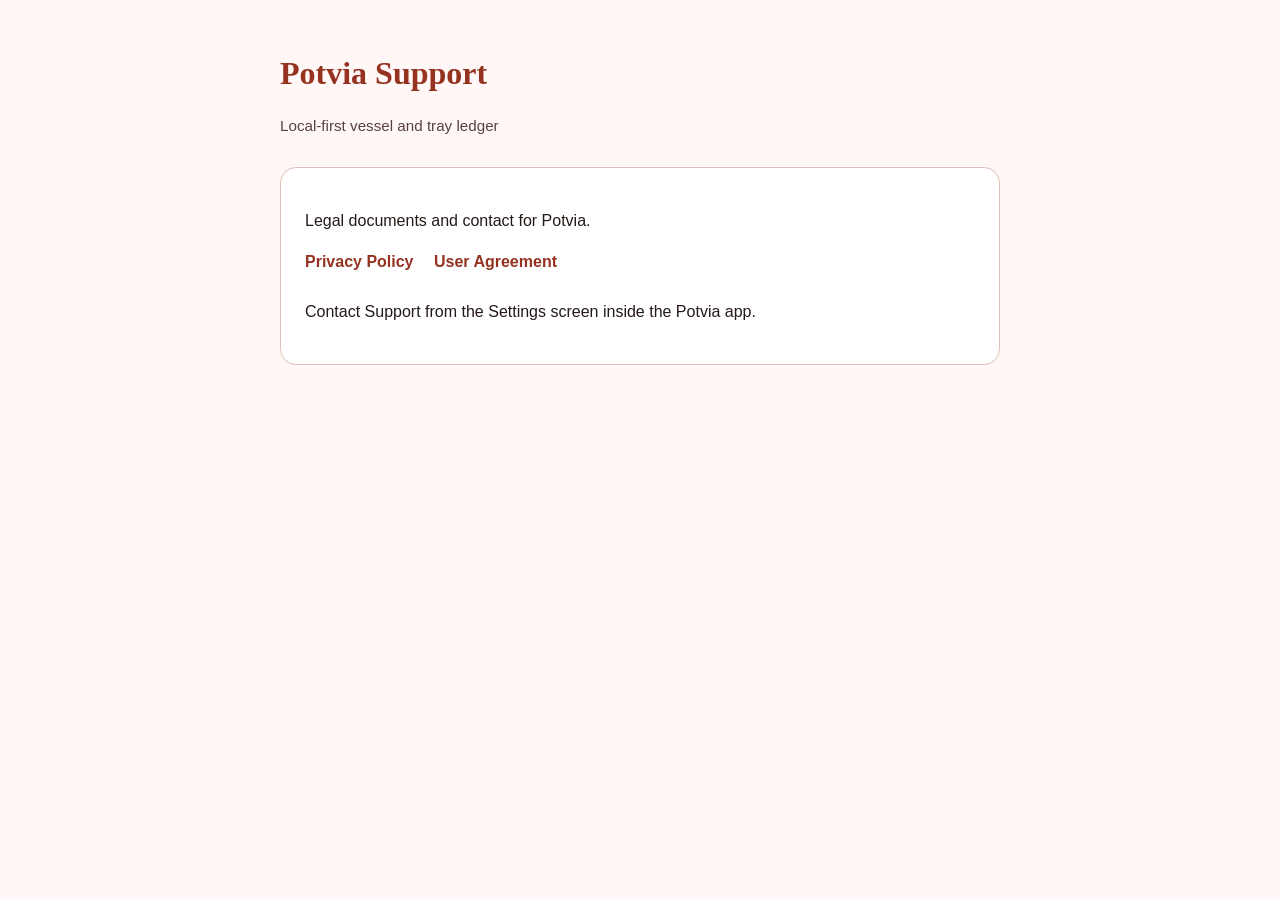
<file: index.html>
<!DOCTYPE html>
<html lang="en">
<head>
  <meta charset="UTF-8">
  <meta name="viewport" content="width=device-width, initial-scale=1">
  <title>Potvia Support</title>
  <link rel="stylesheet" href="legal.css">
</head>
<body>
  <main class="wrap">
    <header>
      <h1>Potvia Support</h1>
      <p class="meta">Local-first vessel and tray ledger</p>
    </header>
    <section class="card">
      <p>Legal documents and contact for Potvia.</p>
      <p class="links">
        <a href="privacy-policy.html">Privacy Policy</a>
        <a href="user-agreement.html">User Agreement</a>
      </p>
      <p>Contact Support from the Settings screen inside the Potvia app.</p>
    </section>
  </main>
</body>
</html>
</file>
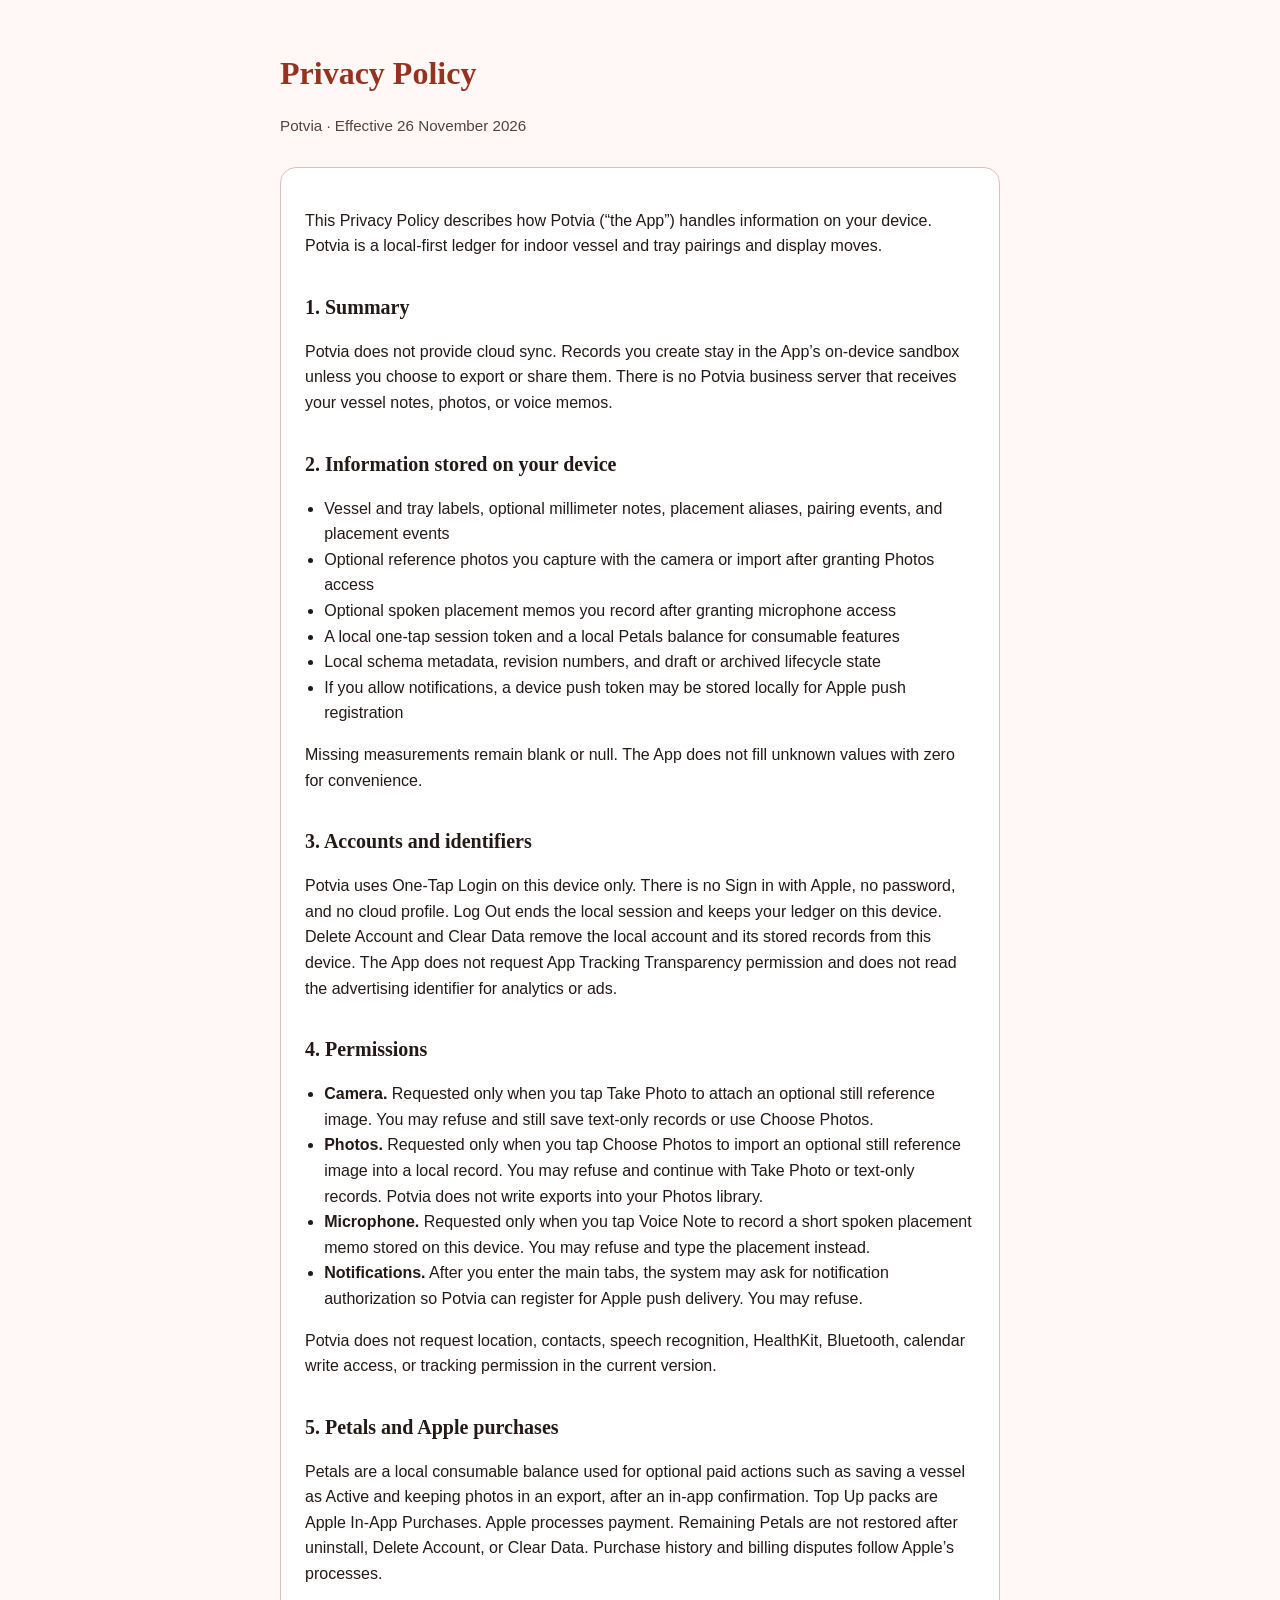
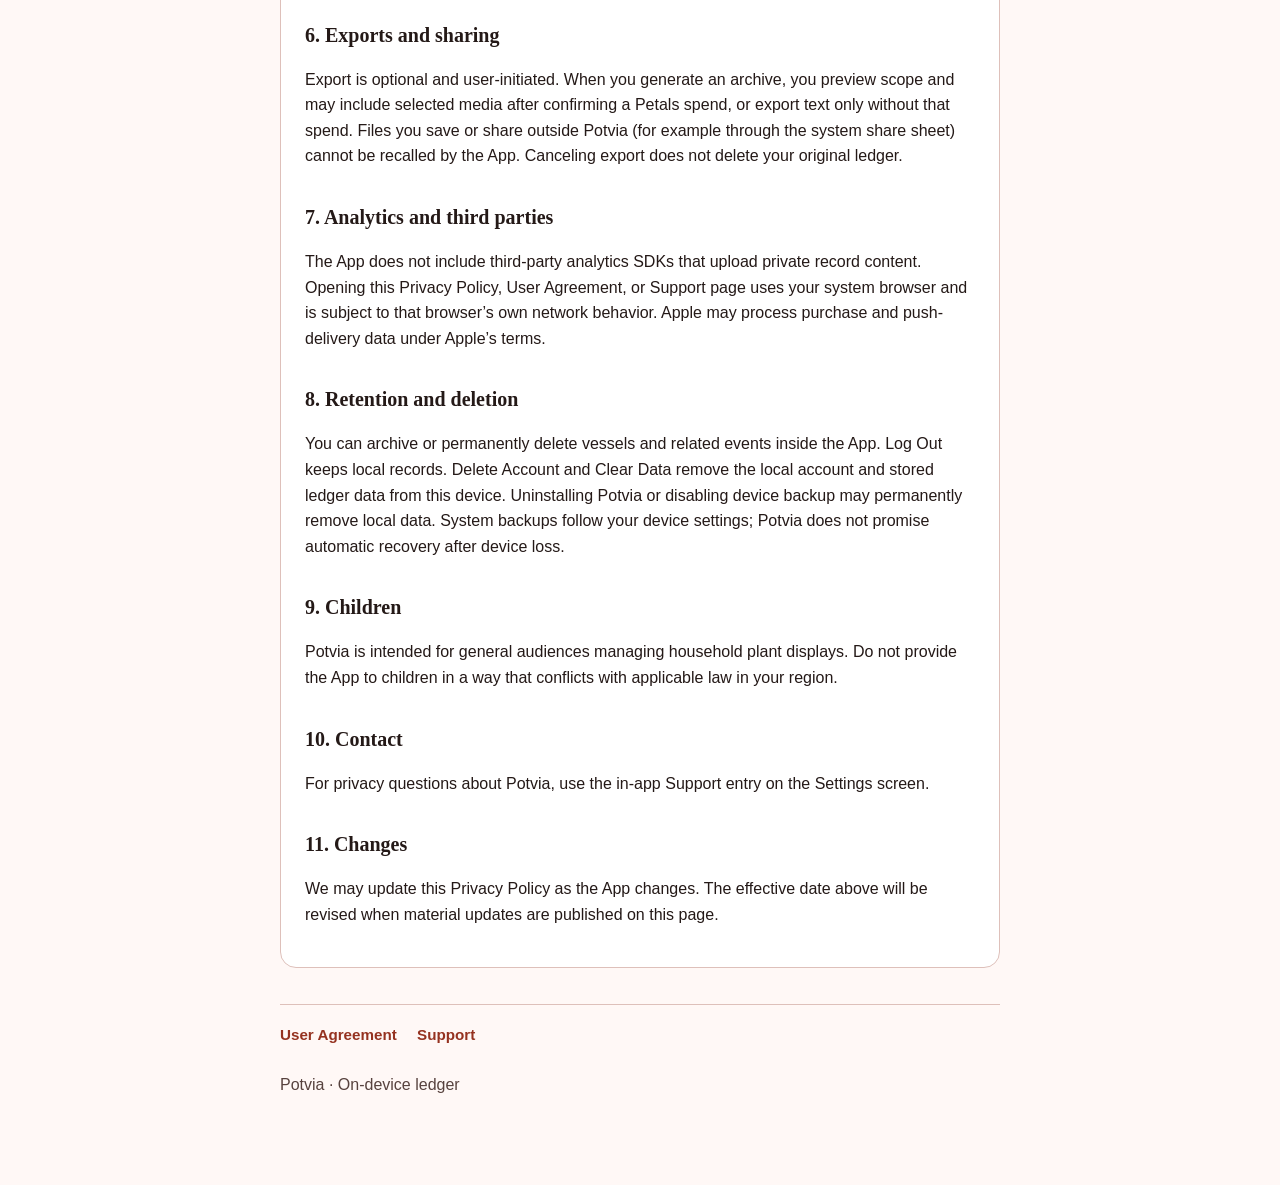
<file: privacy-policy.html>
<!DOCTYPE html>
<html lang="en">
<head>
  <meta charset="UTF-8">
  <meta name="viewport" content="width=device-width, initial-scale=1">
  <title>Privacy Policy — Potvia</title>
  <link rel="stylesheet" href="legal.css">
</head>
<body>
  <main class="wrap">
    <header>
      <h1>Privacy Policy</h1>
      <p class="meta">Potvia · Effective 26 November 2026</p>
    </header>

    <section class="card">
      <p>This Privacy Policy describes how Potvia (“the App”) handles information on your device. Potvia is a local-first ledger for indoor vessel and tray pairings and display moves.</p>

      <h2>1. Summary</h2>
      <p>Potvia does not provide cloud sync. Records you create stay in the App’s on-device sandbox unless you choose to export or share them. There is no Potvia business server that receives your vessel notes, photos, or voice memos.</p>

      <h2>2. Information stored on your device</h2>
      <ul>
        <li>Vessel and tray labels, optional millimeter notes, placement aliases, pairing events, and placement events</li>
        <li>Optional reference photos you capture with the camera or import after granting Photos access</li>
        <li>Optional spoken placement memos you record after granting microphone access</li>
        <li>A local one-tap session token and a local Petals balance for consumable features</li>
        <li>Local schema metadata, revision numbers, and draft or archived lifecycle state</li>
        <li>If you allow notifications, a device push token may be stored locally for Apple push registration</li>
      </ul>
      <p>Missing measurements remain blank or null. The App does not fill unknown values with zero for convenience.</p>

      <h2>3. Accounts and identifiers</h2>
      <p>Potvia uses One-Tap Login on this device only. There is no Sign in with Apple, no password, and no cloud profile. Log Out ends the local session and keeps your ledger on this device. Delete Account and Clear Data remove the local account and its stored records from this device. The App does not request App Tracking Transparency permission and does not read the advertising identifier for analytics or ads.</p>

      <h2>4. Permissions</h2>
      <ul>
        <li><strong>Camera.</strong> Requested only when you tap Take Photo to attach an optional still reference image. You may refuse and still save text-only records or use Choose Photos.</li>
        <li><strong>Photos.</strong> Requested only when you tap Choose Photos to import an optional still reference image into a local record. You may refuse and continue with Take Photo or text-only records. Potvia does not write exports into your Photos library.</li>
        <li><strong>Microphone.</strong> Requested only when you tap Voice Note to record a short spoken placement memo stored on this device. You may refuse and type the placement instead.</li>
        <li><strong>Notifications.</strong> After you enter the main tabs, the system may ask for notification authorization so Potvia can register for Apple push delivery. You may refuse.</li>
      </ul>
      <p>Potvia does not request location, contacts, speech recognition, HealthKit, Bluetooth, calendar write access, or tracking permission in the current version.</p>

      <h2>5. Petals and Apple purchases</h2>
      <p>Petals are a local consumable balance used for optional paid actions such as saving a vessel as Active and keeping photos in an export, after an in-app confirmation. Top Up packs are Apple In-App Purchases. Apple processes payment. Remaining Petals are not restored after uninstall, Delete Account, or Clear Data. Purchase history and billing disputes follow Apple’s processes.</p>

      <h2>6. Exports and sharing</h2>
      <p>Export is optional and user-initiated. When you generate an archive, you preview scope and may include selected media after confirming a Petals spend, or export text only without that spend. Files you save or share outside Potvia (for example through the system share sheet) cannot be recalled by the App. Canceling export does not delete your original ledger.</p>

      <h2>7. Analytics and third parties</h2>
      <p>The App does not include third-party analytics SDKs that upload private record content. Opening this Privacy Policy, User Agreement, or Support page uses your system browser and is subject to that browser’s own network behavior. Apple may process purchase and push-delivery data under Apple’s terms.</p>

      <h2>8. Retention and deletion</h2>
      <p>You can archive or permanently delete vessels and related events inside the App. Log Out keeps local records. Delete Account and Clear Data remove the local account and stored ledger data from this device. Uninstalling Potvia or disabling device backup may permanently remove local data. System backups follow your device settings; Potvia does not promise automatic recovery after device loss.</p>

      <h2>9. Children</h2>
      <p>Potvia is intended for general audiences managing household plant displays. Do not provide the App to children in a way that conflicts with applicable law in your region.</p>

      <h2>10. Contact</h2>
      <p>For privacy questions about Potvia, use the in-app Support entry on the Settings screen.</p>

      <h2>11. Changes</h2>
      <p>We may update this Privacy Policy as the App changes. The effective date above will be revised when material updates are published on this page.</p>
    </section>

    <footer>
      <div class="links">
        <a href="user-agreement.html">User Agreement</a>
        <a href="index.html">Support</a>
      </div>
      <p>Potvia · On-device ledger</p>
    </footer>
  </main>
</body>
</html>
</file>
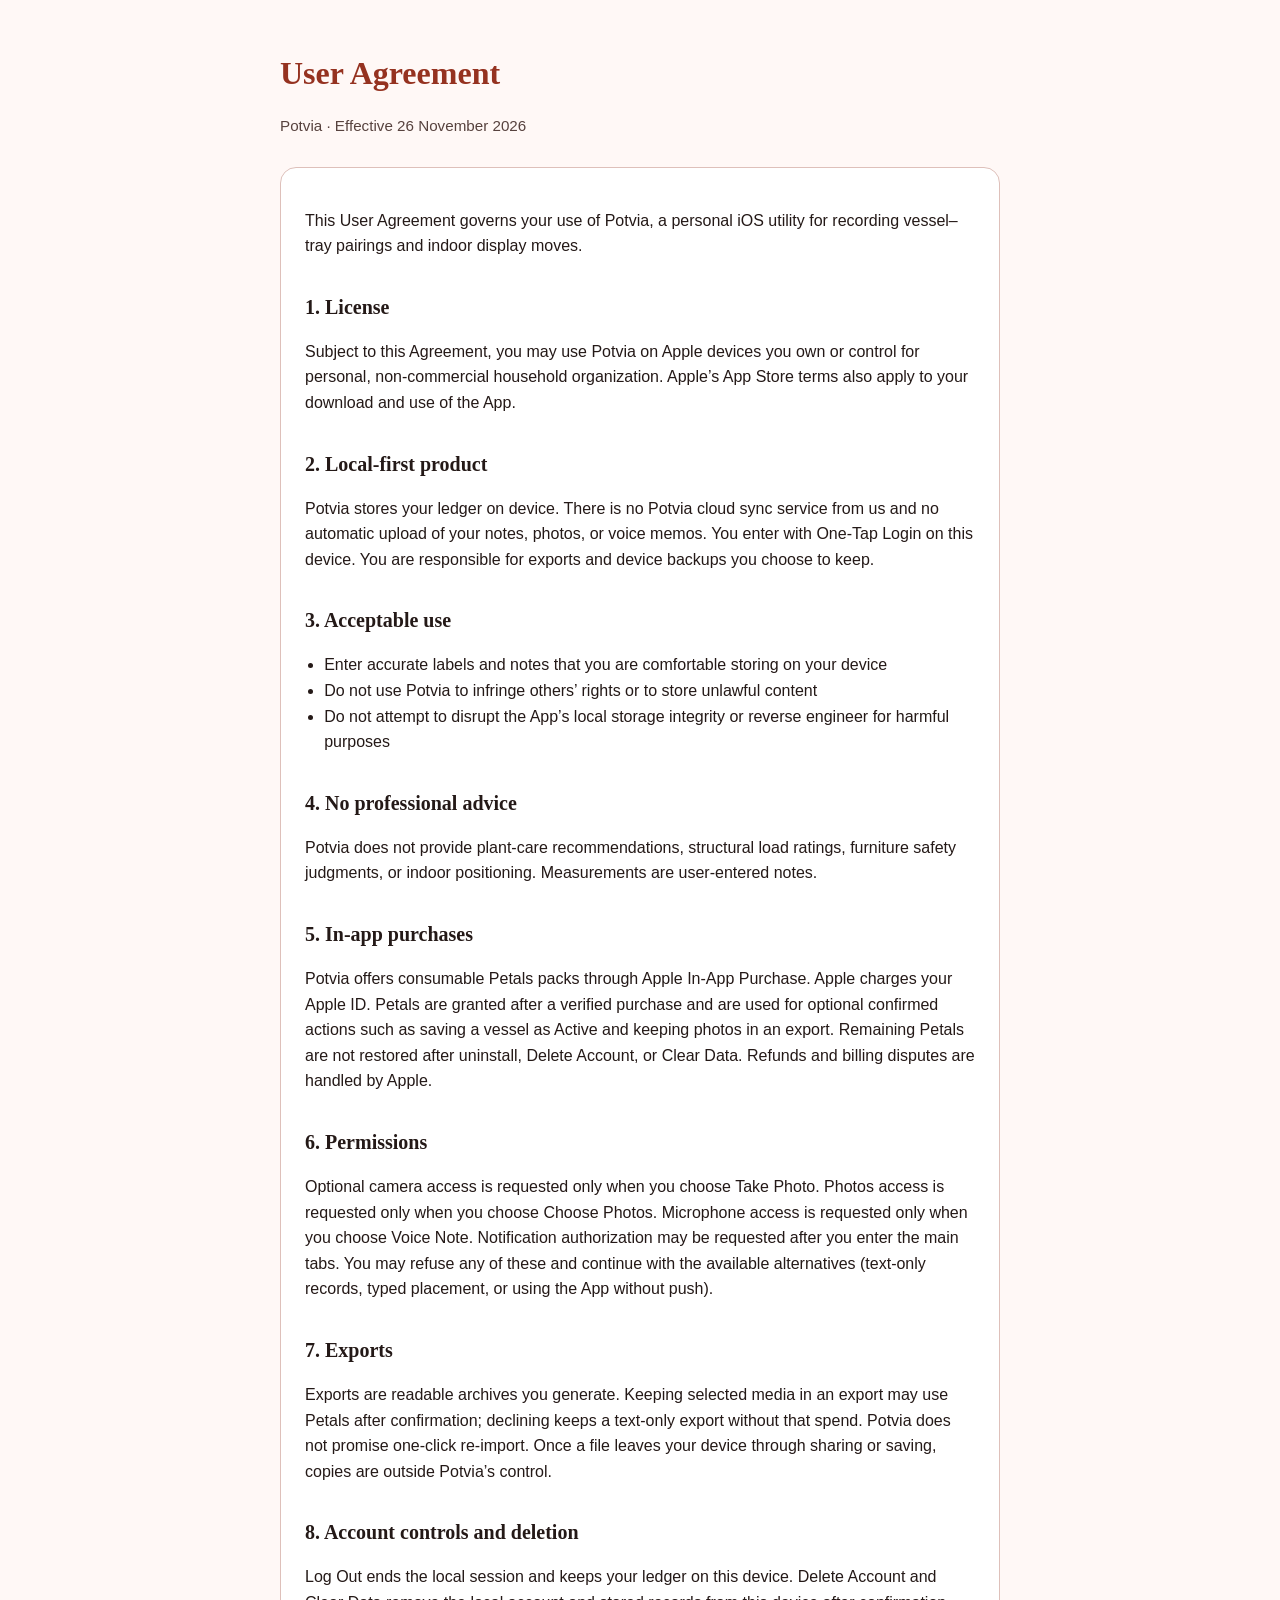
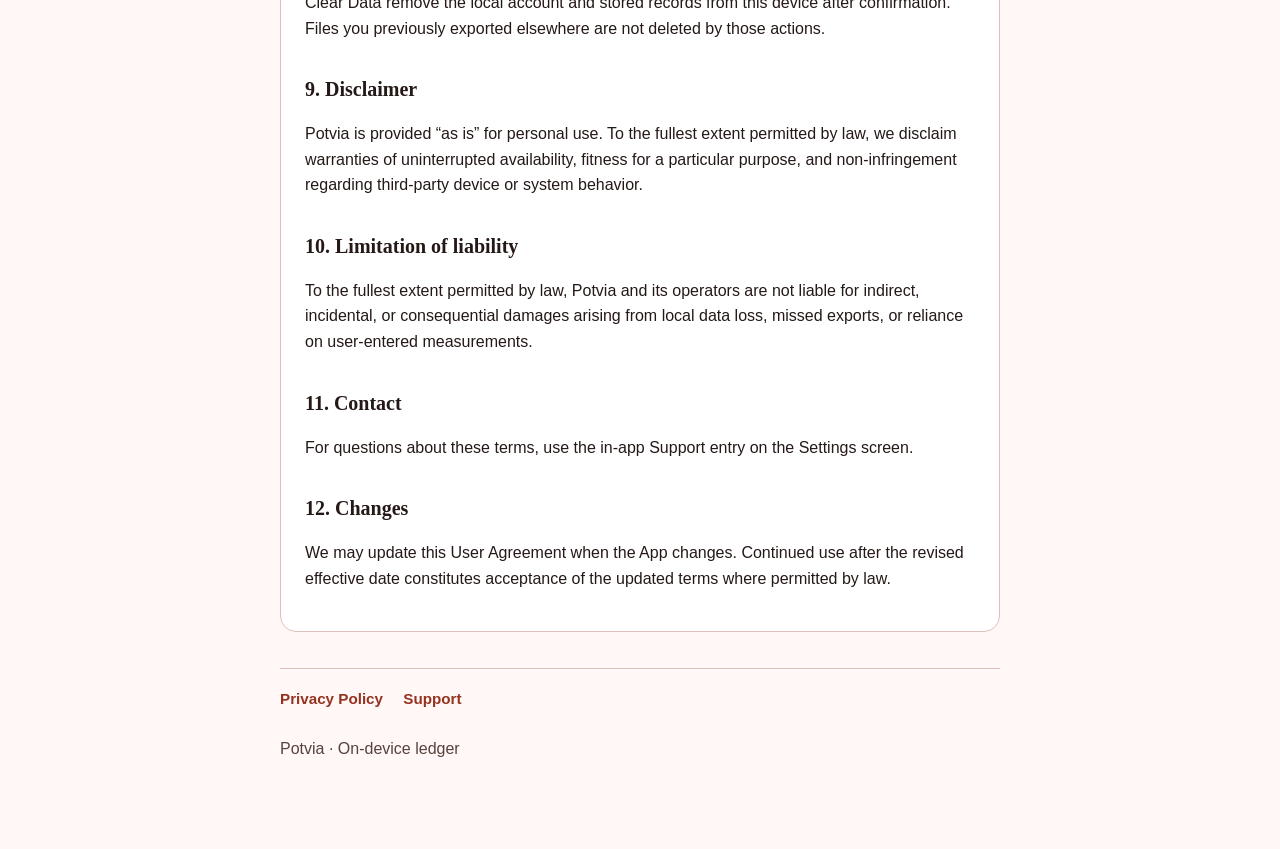
<file: user-agreement.html>
<!DOCTYPE html>
<html lang="en">
<head>
  <meta charset="UTF-8">
  <meta name="viewport" content="width=device-width, initial-scale=1">
  <title>User Agreement — Potvia</title>
  <link rel="stylesheet" href="legal.css">
</head>
<body>
  <main class="wrap">
    <header>
      <h1>User Agreement</h1>
      <p class="meta">Potvia · Effective 26 November 2026</p>
    </header>

    <section class="card">
      <p>This User Agreement governs your use of Potvia, a personal iOS utility for recording vessel–tray pairings and indoor display moves.</p>

      <h2>1. License</h2>
      <p>Subject to this Agreement, you may use Potvia on Apple devices you own or control for personal, non-commercial household organization. Apple’s App Store terms also apply to your download and use of the App.</p>

      <h2>2. Local-first product</h2>
      <p>Potvia stores your ledger on device. There is no Potvia cloud sync service from us and no automatic upload of your notes, photos, or voice memos. You enter with One-Tap Login on this device. You are responsible for exports and device backups you choose to keep.</p>

      <h2>3. Acceptable use</h2>
      <ul>
        <li>Enter accurate labels and notes that you are comfortable storing on your device</li>
        <li>Do not use Potvia to infringe others’ rights or to store unlawful content</li>
        <li>Do not attempt to disrupt the App’s local storage integrity or reverse engineer for harmful purposes</li>
      </ul>

      <h2>4. No professional advice</h2>
      <p>Potvia does not provide plant-care recommendations, structural load ratings, furniture safety judgments, or indoor positioning. Measurements are user-entered notes.</p>

      <h2>5. In-app purchases</h2>
      <p>Potvia offers consumable Petals packs through Apple In-App Purchase. Apple charges your Apple ID. Petals are granted after a verified purchase and are used for optional confirmed actions such as saving a vessel as Active and keeping photos in an export. Remaining Petals are not restored after uninstall, Delete Account, or Clear Data. Refunds and billing disputes are handled by Apple.</p>

      <h2>6. Permissions</h2>
      <p>Optional camera access is requested only when you choose Take Photo. Photos access is requested only when you choose Choose Photos. Microphone access is requested only when you choose Voice Note. Notification authorization may be requested after you enter the main tabs. You may refuse any of these and continue with the available alternatives (text-only records, typed placement, or using the App without push).</p>

      <h2>7. Exports</h2>
      <p>Exports are readable archives you generate. Keeping selected media in an export may use Petals after confirmation; declining keeps a text-only export without that spend. Potvia does not promise one-click re-import. Once a file leaves your device through sharing or saving, copies are outside Potvia’s control.</p>

      <h2>8. Account controls and deletion</h2>
      <p>Log Out ends the local session and keeps your ledger on this device. Delete Account and Clear Data remove the local account and stored records from this device after confirmation. Files you previously exported elsewhere are not deleted by those actions.</p>

      <h2>9. Disclaimer</h2>
      <p>Potvia is provided “as is” for personal use. To the fullest extent permitted by law, we disclaim warranties of uninterrupted availability, fitness for a particular purpose, and non-infringement regarding third-party device or system behavior.</p>

      <h2>10. Limitation of liability</h2>
      <p>To the fullest extent permitted by law, Potvia and its operators are not liable for indirect, incidental, or consequential damages arising from local data loss, missed exports, or reliance on user-entered measurements.</p>

      <h2>11. Contact</h2>
      <p>For questions about these terms, use the in-app Support entry on the Settings screen.</p>

      <h2>12. Changes</h2>
      <p>We may update this User Agreement when the App changes. Continued use after the revised effective date constitutes acceptance of the updated terms where permitted by law.</p>
    </section>

    <footer>
      <div class="links">
        <a href="privacy-policy.html">Privacy Policy</a>
        <a href="index.html">Support</a>
      </div>
      <p>Potvia · On-device ledger</p>
    </footer>
  </main>
</body>
</html>
</file>
<file: legal.css>
:root {
  --bg: #fff8f6;
  --fg: #241917;
  --muted: #57423e;
  --accent: #953220;
  --line: #dec0ba;
  --card: #ffffff;
}

* { box-sizing: border-box; }

body {
  margin: 0;
  font-family: "Lato", "Helvetica Neue", Helvetica, Arial, sans-serif;
  background: var(--bg);
  color: var(--fg);
  line-height: 1.6;
}

a { color: var(--accent); }

.wrap {
  max-width: 760px;
  margin: 0 auto;
  padding: 48px 20px 72px;
}

header h1 {
  font-family: Georgia, "Times New Roman", serif;
  font-size: 2rem;
  margin: 0 0 8px;
  color: var(--accent);
}

.meta {
  color: var(--muted);
  font-size: 0.95rem;
  margin-bottom: 28px;
}

.card {
  background: var(--card);
  border: 1px solid var(--line);
  border-radius: 16px;
  padding: 24px;
}

h2 {
  font-family: Georgia, "Times New Roman", serif;
  font-size: 1.25rem;
  margin-top: 1.6em;
  margin-bottom: 0.5em;
}

p, li { font-size: 1rem; }

ul { padding-left: 1.2em; }

footer {
  margin-top: 36px;
  padding-top: 18px;
  border-top: 1px solid var(--line);
  color: var(--muted);
  font-size: 0.95rem;
}

.links a {
  display: inline-block;
  margin-right: 16px;
  margin-bottom: 8px;
  font-weight: 700;
  text-decoration: none;
}

.links a:hover { text-decoration: underline; }
</file>
